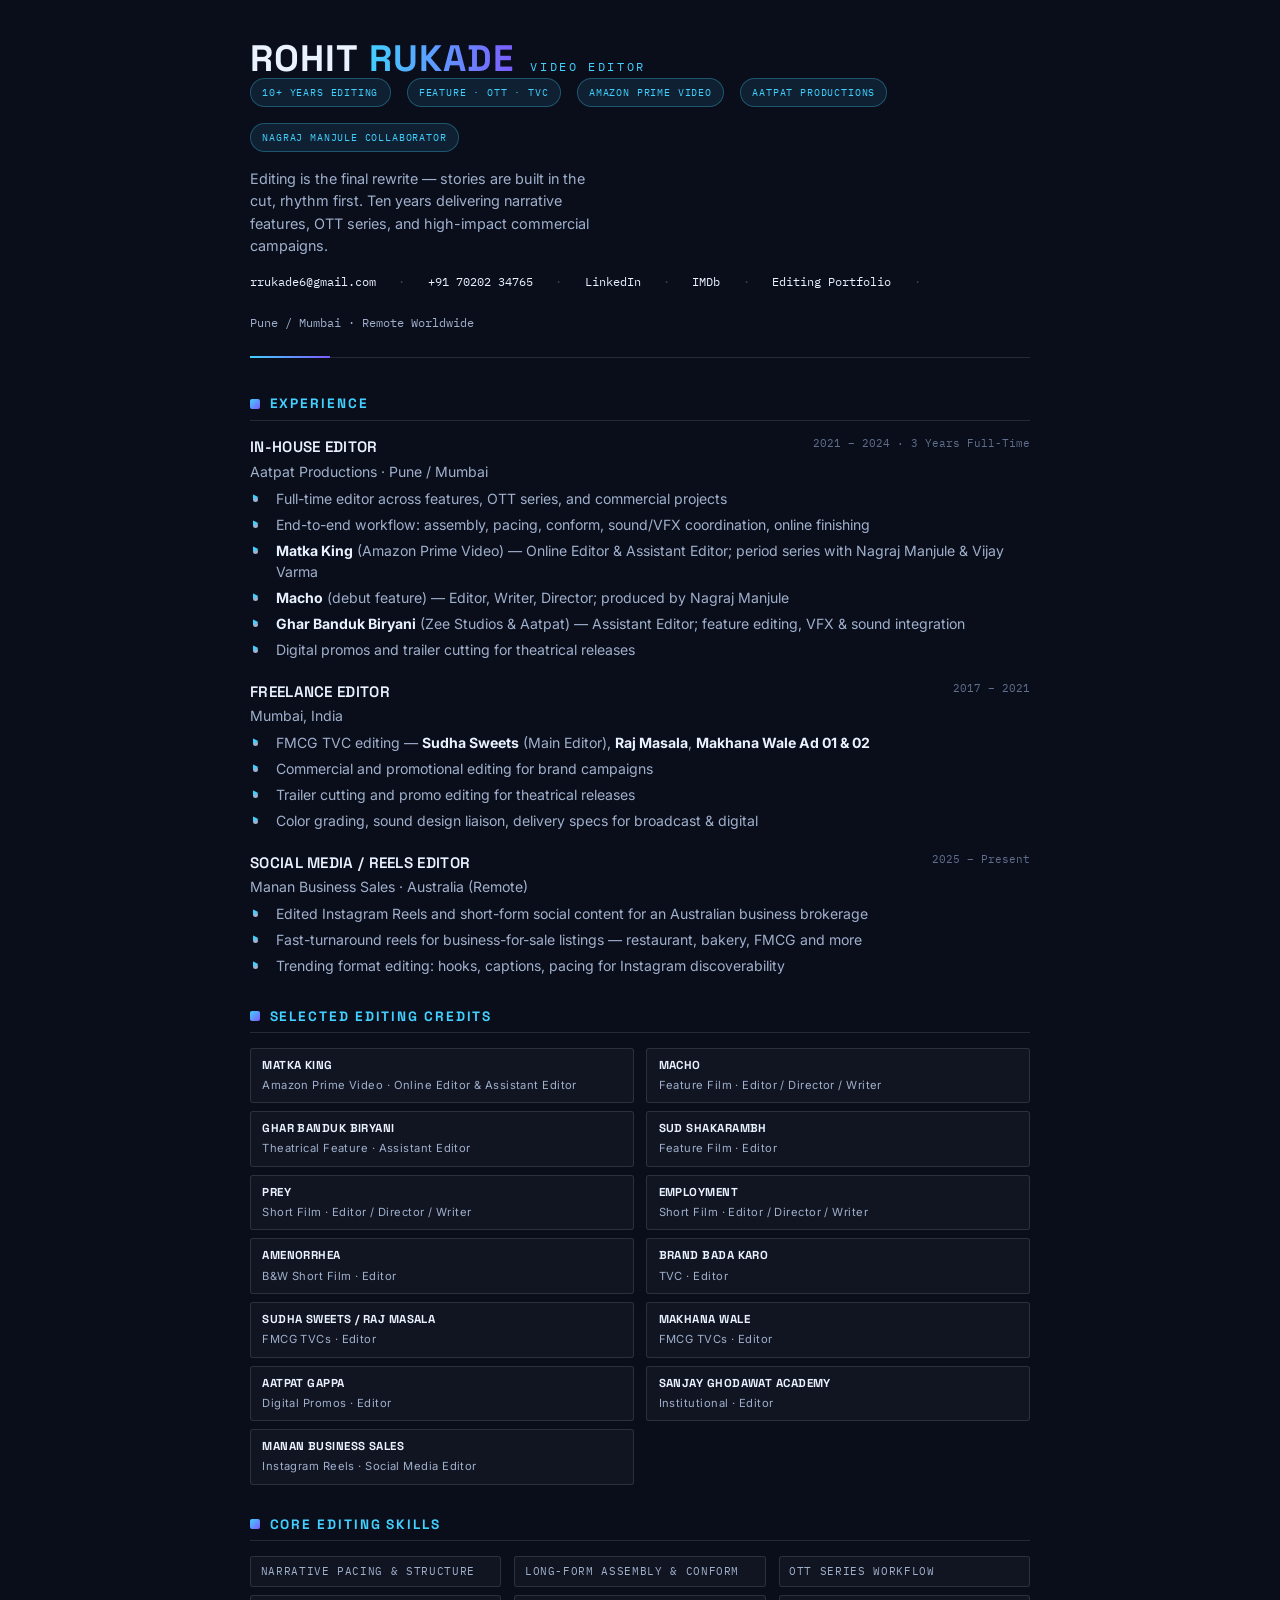
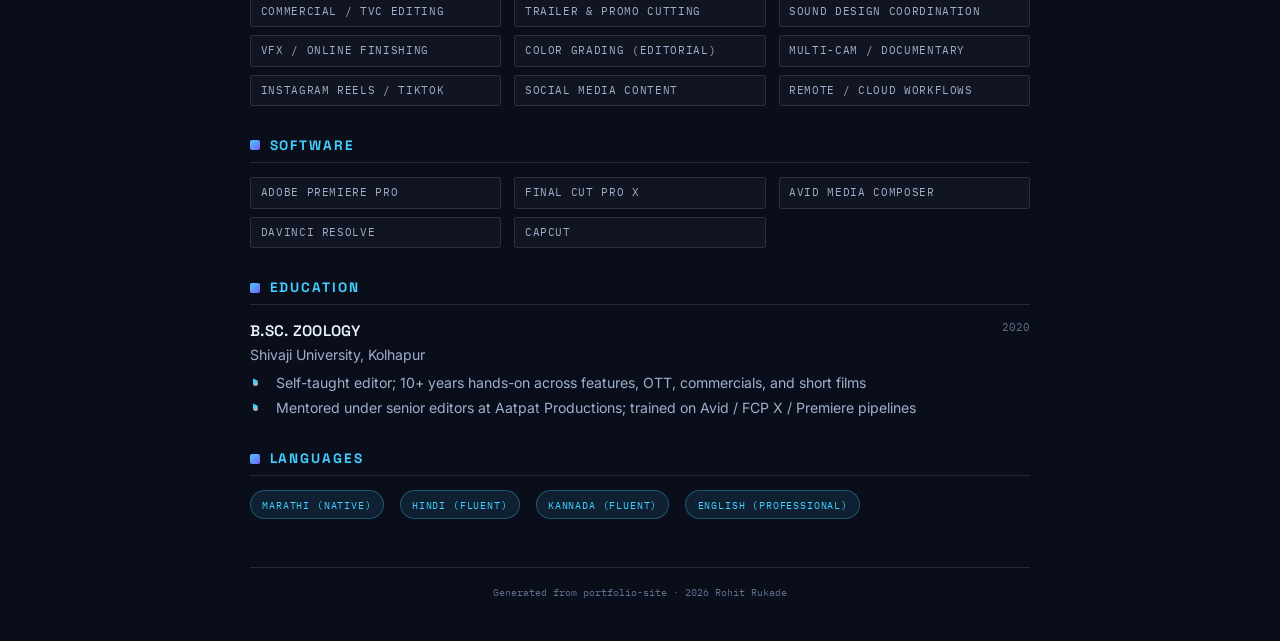
<file: editing-resume.html>
<!doctype html>
<html lang="en">
<head>
  <meta charset="utf-8">
  <meta name="viewport" content="width=device-width, initial-scale=1">
  <title>Rohit Rukade — Video Editor Resume</title>
  <link rel="preconnect" href="https://fonts.googleapis.com">
  <link rel="preconnect" href="https://fonts.gstatic.com" crossorigin>
  <link href="https://fonts.googleapis.com/css2?family=Space+Grotesk:wght@300..700&family=Inter:wght@300;400;500;600&family=IBM+Plex+Mono:wght@400;500&display=swap" rel="stylesheet">
  <style>
    :root {
      --bg: #0a0d1a; --bg-card: #0f1422; --ink: #eaf2ff; --ink-dim: #9fb0cc; --ink-faint: #5f6f8c;
      --cyan: #42d0ff; --violet: #7c5cff; --line: rgba(234,242,255,.12); --line-strong: rgba(234,242,255,.22);
      --head: "Space Grotesk", sans-serif; --sans: "Inter", sans-serif; --mono: "IBM Plex Mono", monospace;
    }
    @media print { body { background: #fff; color: #111; } .no-print { display: none; } a { text-decoration: none; color: inherit; } }
    * { box-sizing: border-box; margin: 0; padding: 0; }
    body { font-family: var(--sans); background: var(--bg); color: var(--ink); font-size: 10.5pt; line-height: 1.55; padding: 2.5rem; max-width: 860px; margin: 0 auto; }
    header { margin-bottom: 2.2rem; padding-bottom: 1.6rem; border-bottom: 1px solid var(--line); position: relative; }
    header::after { content: ""; position: absolute; bottom: -1px; left: 0; width: 80px; height: 2px; background: linear-gradient(90deg, var(--cyan), var(--violet)); }
    .name-row { display: flex; align-items: baseline; gap: 1rem; flex-wrap: wrap; }
    h1 { font-family: var(--head); font-weight: 700; text-transform: uppercase; font-size: 2.3rem; letter-spacing: .03em; line-height: 1.02; }
    h1 em { font-style: normal; background: linear-gradient(92deg, var(--cyan), var(--violet)); -webkit-background-clip: text; background-clip: text; color: transparent; }
    .title { font-family: var(--mono); font-size: .75rem; letter-spacing: .22em; text-transform: uppercase; color: var(--cyan); margin-top: .25rem; }
    .contact { display: flex; flex-wrap: wrap; gap: 1.4rem; margin-top: 1rem; font-family: var(--mono); font-size: .72rem; color: var(--ink-dim); }
    .contact a { color: var(--ink); text-decoration: none; transition: color .2s; }
    .contact a:hover { color: var(--cyan); }
    .contact .sep { color: var(--line-strong); }
    section { margin-bottom: 1.8rem; }
    h2 { font-family: var(--head); font-weight: 700; text-transform: uppercase; font-size: .85rem; letter-spacing: .14em; color: var(--cyan); margin-bottom: .9rem; padding-bottom: .35rem; border-bottom: 1px solid var(--line); display: flex; align-items: center; gap: .6rem; }
    h2::before { content: ""; width: 10px; height: 10px; border-radius: 2px; background: linear-gradient(135deg, var(--cyan), var(--violet)); }
    .role { display: flex; justify-content: space-between; gap: 1.5rem; margin-bottom: .35rem; flex-wrap: wrap; }
    .role h3 { font-family: var(--head); font-weight: 600; font-size: .95rem; text-transform: uppercase; letter-spacing: .02em; }
    .role .meta { font-family: var(--mono); font-size: .7rem; color: var(--ink-faint); text-align: right; white-space: nowrap; }
    .role .company { font-family: var(--sans); font-size: .88rem; color: var(--ink-dim); margin-top: .1rem; }
    ul.bullets { margin-left: 1.2rem; margin-top: .35rem; }
    ul.bullets li { font-size: .88rem; color: var(--ink-dim); margin-bottom: .25rem; line-height: 1.55; position: relative; padding-left: .4rem; }
    ul.bullets li::before { content: "▸"; position: absolute; left: -1rem; color: var(--cyan); font-size: .7rem; }
    ul.bullets li strong { color: var(--ink); }
    .skills-grid { display: grid; grid-template-columns: repeat(3, 1fr); gap: .5rem .8rem; }
    .skill { font-family: var(--mono); font-size: .68rem; letter-spacing: .06em; text-transform: uppercase; color: var(--ink-dim); background: rgba(234,242,255,.03); border: 1px solid var(--line); padding: .4rem .6rem; border-radius: 3px; transition: border-color .2s, color .2s; }
    .skill:hover { border-color: var(--cyan); color: var(--cyan); }
    .projects { display: grid; grid-template-columns: 1fr 1fr; gap: .5rem .8rem; }
    .project { font-family: var(--mono); font-size: .7rem; letter-spacing: .04em; color: var(--ink-faint); background: rgba(234,242,255,.03); border: 1px solid var(--line); padding: .5rem .7rem; border-radius: 3px; transition: border-color .2s; }
    .project:hover { border-color: var(--cyan); }
    .project strong { font-family: var(--head); text-transform: uppercase; color: var(--ink); display: block; margin-bottom: .15rem; font-size: .72rem; }
    .project span { font-family: var(--sans); font-size: .7rem; color: var(--ink-dim); }
    .highlight-row { display: flex; gap: 1rem; flex-wrap: wrap; margin-bottom: 1rem; }
    .pill { font-family: var(--mono); font-size: .65rem; letter-spacing: .08em; text-transform: uppercase; color: var(--cyan); background: rgba(66,208,255,.1); border: 1px solid rgba(66,208,255,.3); padding: .35rem .7rem; border-radius: 99px; }
    @media print {
      body { padding: 1.5rem; font-size: 10pt; }
      h1 { font-size: 2rem; }
      section { break-inside: avoid; }
      .skill, .project { border-color: #ccc; background: #fafafa; color: #333; }
      .pill { border-color: #999; background: #f0f0f0; color: #333; }
    }
    @media (max-width: 600px) {
      .skills-grid, .projects { grid-template-columns: 1fr; }
      .role { flex-direction: column; gap: .2rem; }
      .role .meta { text-align: left; }
    }
  </style>
</head>
<body>
  <header>
    <div class="name-row">
      <h1>ROHIT <em>RUKADE</em></h1>
      <span class="title">Video Editor</span>
    </div>
    <div class="highlight-row">
      <span class="pill">10+ Years Editing</span>
      <span class="pill">Feature · OTT · TVC</span>
      <span class="pill">Amazon Prime Video</span>
      <span class="pill">Aatpat Productions</span>
      <span class="pill">Nagraj Manjule Collaborator</span>
    </div>
    <p style="margin-top:.7rem; color:var(--ink-dim); font-size:.9rem; max-width: 40ch;">Editing is the final rewrite — stories are built in the cut, rhythm first. Ten years delivering narrative features, OTT series, and high-impact commercial campaigns.</p>
    <div class="contact">
      <a href="mailto:rrukade6@gmail.com">rrukade6@gmail.com</a>
      <span class="sep">·</span>
      <a href="tel:+917020234765">+91 70202 34765</a>
      <span class="sep">·</span>
      <a href="https://www.linkedin.com/in/rohit-rukade-925a28328/" target="_blank">LinkedIn</a>
      <span class="sep">·</span>
      <a href="https://www.imdb.com/name/nm10464795/" target="_blank">IMDb</a>
      <span class="sep">·</span>
      <a href="https://rrukade6.github.io/portfolio-site/editing.html" target="_blank">Editing Portfolio</a>
      <span class="sep">·</span>
      <span>Pune / Mumbai · Remote Worldwide</span>
    </div>
  </header>

  <section>
    <h2>Experience</h2>

    <div class="role">
      <div>
        <h3>In-House Editor</h3>
        <div class="company">Aatpat Productions · Pune / Mumbai</div>
      </div>
      <div class="meta">2021 – 2024 · 3 Years Full-Time</div>
    </div>
    <ul class="bullets">
      <li>Full-time editor across features, OTT series, and commercial projects</li>
      <li>End-to-end workflow: assembly, pacing, conform, sound/VFX coordination, online finishing</li>
      <li><strong>Matka King</strong> (Amazon Prime Video) — Online Editor &amp; Assistant Editor; period series with Nagraj Manjule &amp; Vijay Varma</li>
      <li><strong>Macho</strong> (debut feature) — Editor, Writer, Director; produced by Nagraj Manjule</li>
      <li><strong>Ghar Banduk Biryani</strong> (Zee Studios &amp; Aatpat) — Assistant Editor; feature editing, VFX &amp; sound integration</li>
      <li>Digital promos and trailer cutting for theatrical releases</li>
    </ul>

    <div class="role" style="margin-top: 1.2rem;">
      <div>
        <h3>Freelance Editor</h3>
        <div class="company">Mumbai, India</div>
      </div>
      <div class="meta">2017 – 2021</div>
    </div>
    <ul class="bullets">
      <li>FMCG TVC editing — <strong>Sudha Sweets</strong> (Main Editor), <strong>Raj Masala</strong>, <strong>Makhana Wale Ad 01 &amp; 02</strong></li>
      <li>Commercial and promotional editing for brand campaigns</li>
      <li>Trailer cutting and promo editing for theatrical releases</li>
      <li>Color grading, sound design liaison, delivery specs for broadcast &amp; digital</li>
    </ul>

    <div class="role" style="margin-top: 1.2rem;">
      <div>
        <h3>Social Media / Reels Editor</h3>
        <div class="company">Manan Business Sales · Australia (Remote)</div>
      </div>
      <div class="meta">2025 – Present</div>
    </div>
    <ul class="bullets">
      <li>Edited Instagram Reels and short-form social content for an Australian business brokerage</li>
      <li>Fast-turnaround reels for business-for-sale listings — restaurant, bakery, FMCG and more</li>
      <li>Trending format editing: hooks, captions, pacing for Instagram discoverability</li>
    </ul>
  </section>

  <section>
    <h2>Selected Editing Credits</h2>
    <div class="projects">
      <div class="project"><strong>Matka King</strong><span>Amazon Prime Video · Online Editor &amp; Assistant Editor</span></div>
      <div class="project"><strong>Macho</strong><span>Feature Film · Editor / Director / Writer</span></div>
      <div class="project"><strong>Ghar Banduk Biryani</strong><span>Theatrical Feature · Assistant Editor</span></div>
      <div class="project"><strong>Sud Shakarambh</strong><span>Feature Film · Editor</span></div>
      <div class="project"><strong>Prey</strong><span>Short Film · Editor / Director / Writer</span></div>
      <div class="project"><strong>Employment</strong><span>Short Film · Editor / Director / Writer</span></div>
      <div class="project"><strong>Amenorrhea</strong><span>B&W Short Film · Editor</span></div>
      <div class="project"><strong>Brand Bada Karo</strong><span>TVC · Editor</span></div>
      <div class="project"><strong>Sudha Sweets / Raj Masala</strong><span>FMCG TVCs · Editor</span></div>
      <div class="project"><strong>Makhana Wale</strong><span>FMCG TVCs · Editor</span></div>
      <div class="project"><strong>Aatpat Gappa</strong><span>Digital Promos · Editor</span></div>
      <div class="project"><strong>Sanjay Ghodawat Academy</strong><span>Institutional · Editor</span></div>
      <div class="project"><strong>Manan Business Sales</strong><span>Instagram Reels · Social Media Editor</span></div>
    </div>
  </section>

  <section>
    <h2>Core Editing Skills</h2>
    <div class="skills-grid">
      <div class="skill">Narrative Pacing &amp; Structure</div>
      <div class="skill">Long-Form Assembly &amp; Conform</div>
      <div class="skill">OTT Series Workflow</div>
      <div class="skill">Commercial / TVC Editing</div>
      <div class="skill">Trailer &amp; Promo Cutting</div>
      <div class="skill">Sound Design Coordination</div>
      <div class="skill">VFX / Online Finishing</div>
      <div class="skill">Color Grading (Editorial)</div>
      <div class="skill">Multi-Cam / Documentary</div>
      <div class="skill">Instagram Reels / TikTok</div>
      <div class="skill">Social Media Content</div>
      <div class="skill">Remote / Cloud Workflows</div>
    </div>
  </section>

  <section>
    <h2>Software</h2>
    <div class="skills-grid">
      <div class="skill">Adobe Premiere Pro</div>
      <div class="skill">Final Cut Pro X</div>
      <div class="skill">Avid Media Composer</div>
      <div class="skill">DaVinci Resolve</div>
      <div class="skill">CapCut</div>
    </div>
  </section>

  <section>
    <h2>Education</h2>
    <div class="role">
      <div>
        <h3>B.Sc. Zoology</h3>
        <div class="company">Shivaji University, Kolhapur</div>
      </div>
      <div class="meta">2020</div>
    </div>
    <ul class="bullets">
      <li>Self-taught editor; 10+ years hands-on across features, OTT, commercials, and short films</li>
      <li>Mentored under senior editors at Aatpat Productions; trained on Avid / FCP X / Premiere pipelines</li>
    </ul>
  </section>

  <section>
    <h2>Languages</h2>
    <div class="highlight-row">
      <span class="pill">Marathi (Native)</span>
      <span class="pill">Hindi (Fluent)</span>
      <span class="pill">Kannada (Fluent)</span>
      <span class="pill">English (Professional)</span>
    </div>
  </section>

  <div class="no-print" style="margin-top:3rem; padding-top:1rem; border-top:1px solid var(--line); font-family:var(--mono); font-size:.65rem; color:var(--ink-faint); text-align:center;">
    Generated from portfolio-site · <span id="yr"></span> Rohit Rukade
    <script>document.getElementById('yr').textContent=new Date().getFullYear()</script>
  </div>
</body>
</html>
</file>
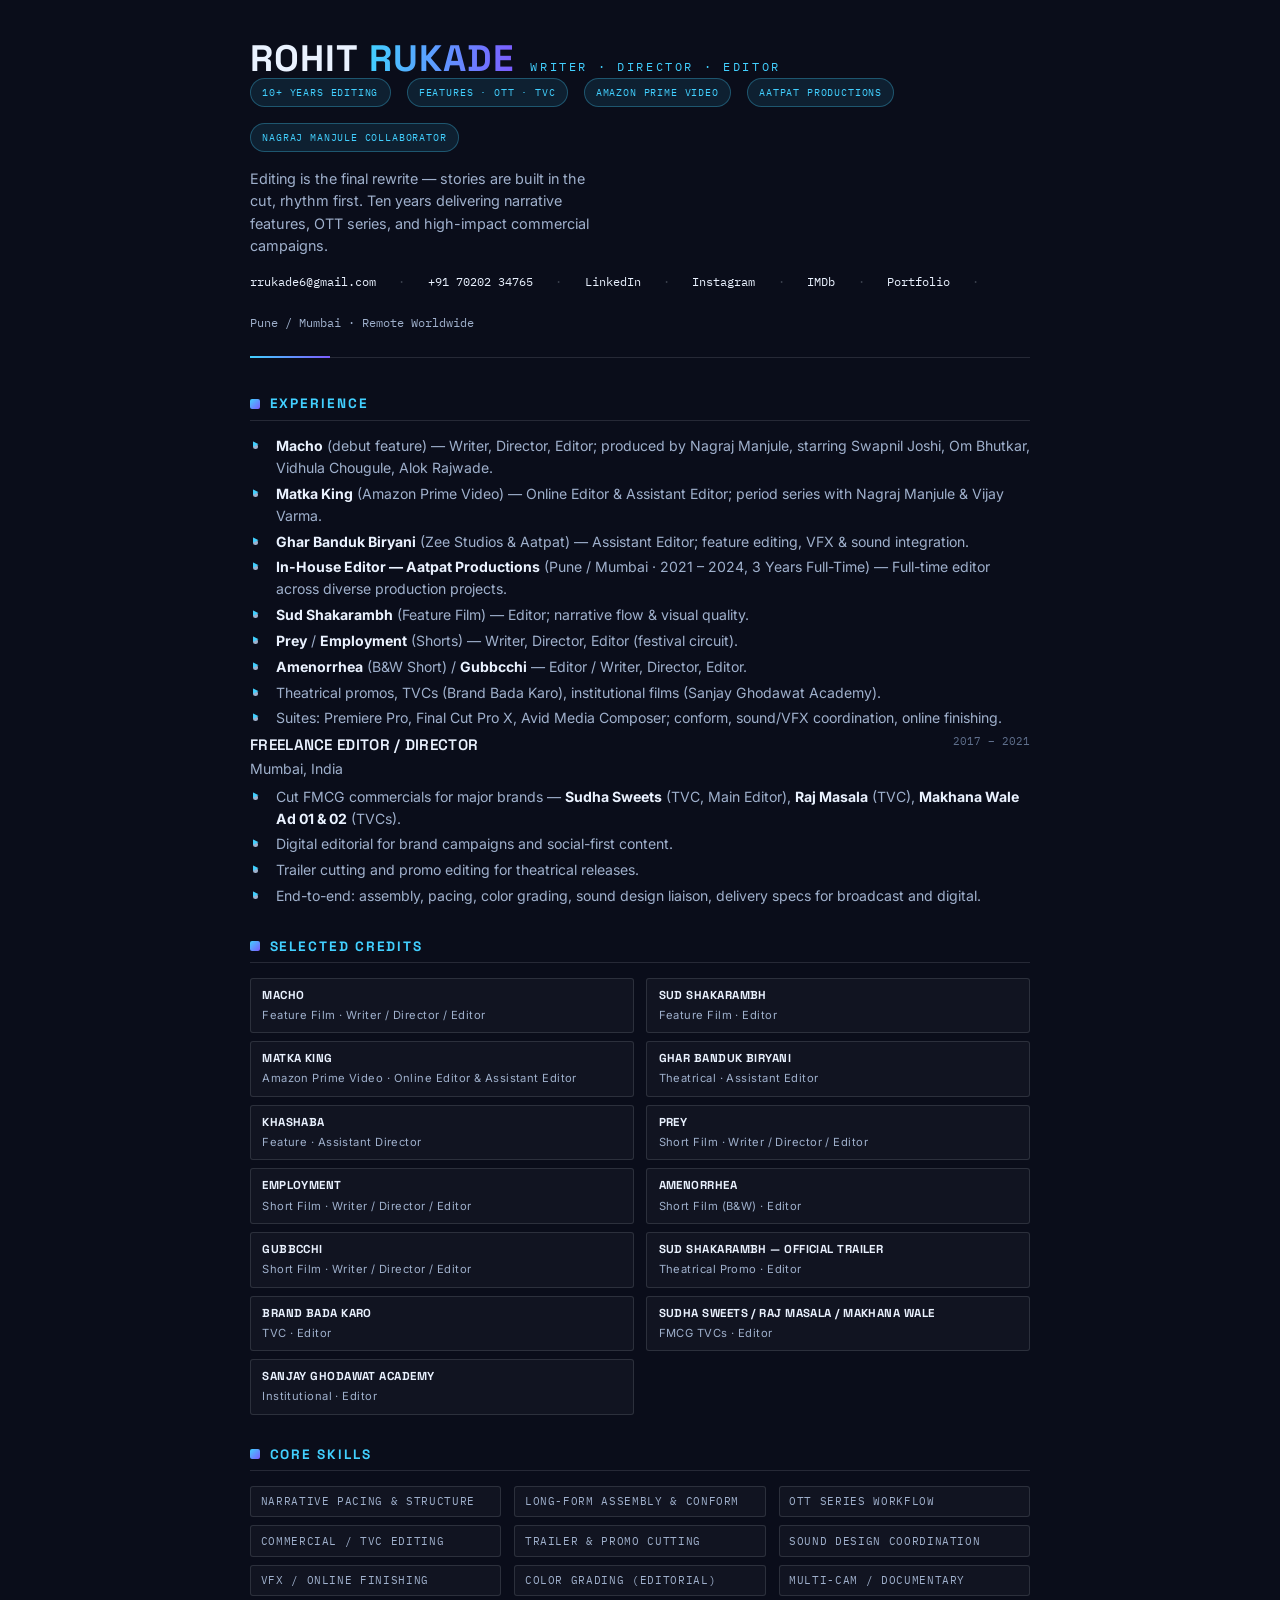
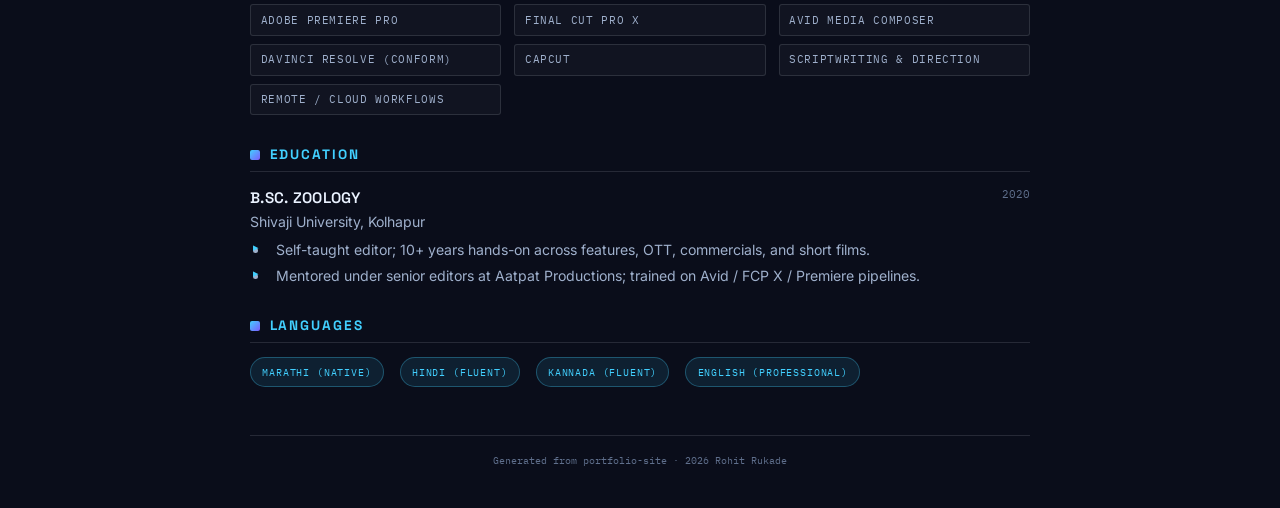
<file: resume.html>
<!doctype html>
<html lang="en">
<head>
  <meta charset="utf-8">
  <meta name="viewport" content="width=device-width, initial-scale=1">
  <title>Rohit Rukade — Resume</title>
  <link rel="preconnect" href="https://fonts.googleapis.com">
  <link rel="preconnect" href="https://fonts.gstatic.com" crossorigin>
  <link href="https://fonts.googleapis.com/css2?family=Space+Grotesk:wght@300..700&family=Inter:wght@300;400;500;600&family=IBM+Plex+Mono:wght@400;500&display=swap" rel="stylesheet">
  <style>
    :root {
      --bg: #0a0d1a; --bg-card: #0f1422; --ink: #eaf2ff; --ink-dim: #9fb0cc; --ink-faint: #5f6f8c;
      --cyan: #42d0ff; --violet: #7c5cff; --line: rgba(234,242,255,.12); --line-strong: rgba(234,242,255,.22);
      --head: "Space Grotesk", sans-serif; --sans: "Inter", sans-serif; --mono: "IBM Plex Mono", monospace;
    }
    @media print { body { background: #fff; color: #111; } .no-print { display: none; } a { text-decoration: none; color: inherit; } }
    * { box-sizing: border-box; margin: 0; padding: 0; }
    body { font-family: var(--sans); background: var(--bg); color: var(--ink); font-size: 10.5pt; line-height: 1.55; padding: 2.5rem; max-width: 860px; margin: 0 auto; }
    header { margin-bottom: 2.2rem; padding-bottom: 1.6rem; border-bottom: 1px solid var(--line); position: relative; }
    header::after { content: ""; position: absolute; bottom: -1px; left: 0; width: 80px; height: 2px; background: linear-gradient(90deg, var(--cyan), var(--violet)); }
    .name-row { display: flex; align-items: baseline; gap: 1rem; flex-wrap: wrap; }
    h1 { font-family: var(--head); font-weight: 700; text-transform: uppercase; font-size: 2.3rem; letter-spacing: .03em; line-height: 1.02; }
    h1 em { font-style: normal; background: linear-gradient(92deg, var(--cyan), var(--violet)); -webkit-background-clip: text; background-clip: text; color: transparent; }
    .title { font-family: var(--mono); font-size: .75rem; letter-spacing: .22em; text-transform: uppercase; color: var(--cyan); margin-top: .25rem; }
    .contact { display: flex; flex-wrap: wrap; gap: 1.4rem; margin-top: 1rem; font-family: var(--mono); font-size: .72rem; color: var(--ink-dim); }
    .contact a { color: var(--ink); text-decoration: none; transition: color .2s; }
    .contact a:hover { color: var(--cyan); }
    .contact .sep { color: var(--line-strong); }
    section { margin-bottom: 1.8rem; }
    h2 { font-family: var(--head); font-weight: 700; text-transform: uppercase; font-size: .85rem; letter-spacing: .14em; color: var(--cyan); margin-bottom: .9rem; padding-bottom: .35rem; border-bottom: 1px solid var(--line); display: flex; align-items: center; gap: .6rem; }
    h2::before { content: ""; width: 10px; height: 10px; border-radius: 2px; background: linear-gradient(135deg, var(--cyan), var(--violet)); }
    .role { display: flex; justify-content: space-between; gap: 1.5rem; margin-bottom: .35rem; flex-wrap: wrap; }
    .role h3 { font-family: var(--head); font-weight: 600; font-size: .95rem; text-transform: uppercase; letter-spacing: .02em; }
    .role .meta { font-family: var(--mono); font-size: .7rem; color: var(--ink-faint); text-align: right; white-space: nowrap; }
    .role .company { font-family: var(--sans); font-size: .88rem; color: var(--ink-dim); margin-top: .1rem; }
    ul.bullets { margin-left: 1.2rem; margin-top: .35rem; }
    ul.bullets li { font-size: .88rem; color: var(--ink-dim); margin-bottom: .25rem; line-height: 1.55; position: relative; padding-left: .4rem; }
    ul.bullets li::before { content: "▸"; position: absolute; left: -1rem; color: var(--cyan); font-size: .7rem; }
    ul.bullets li strong { color: var(--ink); }
    .skills-grid { display: grid; grid-template-columns: repeat(3, 1fr); gap: .5rem .8rem; }
    .skill { font-family: var(--mono); font-size: .68rem; letter-spacing: .06em; text-transform: uppercase; color: var(--ink-dim); background: rgba(234,242,255,.03); border: 1px solid var(--line); padding: .4rem .6rem; border-radius: 3px; transition: border-color .2s, color .2s; }
    .skill:hover { border-color: var(--cyan); color: var(--cyan); }
    .projects { display: grid; grid-template-columns: 1fr 1fr; gap: .5rem .8rem; }
    .project { font-family: var(--mono); font-size: .7rem; letter-spacing: .04em; color: var(--ink-faint); background: rgba(234,242,255,.03); border: 1px solid var(--line); padding: .5rem .7rem; border-radius: 3px; transition: border-color .2s; }
    .project:hover { border-color: var(--cyan); }
    .project strong { font-family: var(--head); text-transform: uppercase; color: var(--ink); display: block; margin-bottom: .15rem; font-size: .72rem; }
    .project span { font-family: var(--sans); font-size: .7rem; color: var(--ink-dim); }
    .highlight-row { display: flex; gap: 1rem; flex-wrap: wrap; margin-bottom: 1rem; }
    .pill { font-family: var(--mono); font-size: .65rem; letter-spacing: .08em; text-transform: uppercase; color: var(--cyan); background: rgba(66,208,255,.1); border: 1px solid rgba(66,208,255,.3); padding: .35rem .7rem; border-radius: 99px; }
    @media print {
      body { padding: 1.5rem; font-size: 10pt; }
      h1 { font-size: 2rem; }
      section { break-inside: avoid; }
      .skill, .project { border-color: #ccc; background: #fafafa; color: #333; }
      .pill { border-color: #999; background: #f0f0f0; color: #333; }
    }
    @media (max-width: 600px) {
      .skills-grid, .projects { grid-template-columns: 1fr; }
      .role { flex-direction: column; gap: .2rem; }
      .role .meta { text-align: left; }
    }
  </style>
</head>
<body>
  <header>
    <div class="name-row">
      <h1>ROHIT <em>RUKADE</em></h1>
      <span class="title">Writer · Director · Editor</span>
    </div>
    <div class="highlight-row">
      <span class="pill">10+ Years Editing</span>
      <span class="pill">Features · OTT · TVC</span>
      <span class="pill">Amazon Prime Video</span>
      <span class="pill">Aatpat Productions</span>
      <span class="pill">Nagraj Manjule Collaborator</span>
    </div>
    <p style="margin-top:.7rem; color:var(--ink-dim); font-size:.9rem; max-width: 40ch;">Editing is the final rewrite — stories are built in the cut, rhythm first. Ten years delivering narrative features, OTT series, and high-impact commercial campaigns.</p>
    <div class="contact">
      <a href="mailto:rrukade6@gmail.com">rrukade6@gmail.com</a>
      <span class="sep">·</span>
      <a href="tel:+917020234765">+91 70202 34765</a>
      <span class="sep">·</span>
      <a href="https://www.linkedin.com/in/rohit-rukade-925a28328/" target="_blank">LinkedIn</a>
      <span class="sep">·</span>
      <a href="https://www.instagram.com/rukaderohit/" target="_blank">Instagram</a>
      <span class="sep">·</span>
      <a href="https://www.imdb.com/name/nm10464795/" target="_blank">IMDb</a>
      <span class="sep">·</span>
      <a href="https://rrukade6.github.io/portfolio-site/" target="_blank">Portfolio</a>
      <span class="sep">·</span>
      <span>Pune / Mumbai · Remote Worldwide</span>
    </div>
  </header>

  <section>
    <h2>Experience</h2>

    <ul class="bullets">
      <li><strong>Macho</strong> (debut feature) — Writer, Director, Editor; produced by Nagraj Manjule, starring Swapnil Joshi, Om Bhutkar, Vidhula Chougule, Alok Rajwade.</li>
      <li><strong>Matka King</strong> (Amazon Prime Video) — Online Editor & Assistant Editor; period series with Nagraj Manjule & Vijay Varma.</li>
      <li><strong>Ghar Banduk Biryani</strong> (Zee Studios & Aatpat) — Assistant Editor; feature editing, VFX & sound integration.</li>
      <li><strong>In-House Editor — Aatpat Productions</strong> (Pune / Mumbai · 2021 – 2024, 3 Years Full-Time) — Full-time editor across diverse production projects.</li>
      <li><strong>Sud Shakarambh</strong> (Feature Film) — Editor; narrative flow & visual quality.</li>
      <li><strong>Prey</strong> / <strong>Employment</strong> (Shorts) — Writer, Director, Editor (festival circuit).</li>
      <li><strong>Amenorrhea</strong> (B&W Short) / <strong>Gubbcchi</strong> — Editor / Writer, Director, Editor.</li>
      <li>Theatrical promos, TVCs (Brand Bada Karo), institutional films (Sanjay Ghodawat Academy).</li>
      <li>Suites: Premiere Pro, Final Cut Pro X, Avid Media Composer; conform, sound/VFX coordination, online finishing.</li>
    </ul>

    <div class="role">
      <div>
        <h3>Freelance Editor / Director</h3>
        <div class="company">Mumbai, India</div>
      </div>
      <div class="meta">2017 – 2021</div>
    </div>
    <ul class="bullets">
      <li>Cut FMCG commercials for major brands — <strong>Sudha Sweets</strong> (TVC, Main Editor), <strong>Raj Masala</strong> (TVC), <strong>Makhana Wale Ad 01 & 02</strong> (TVCs).</li>
      <li>Digital editorial for brand campaigns and social-first content.</li>
      <li>Trailer cutting and promo editing for theatrical releases.</li>
      <li>End-to-end: assembly, pacing, color grading, sound design liaison, delivery specs for broadcast and digital.</li>
    </ul>

  </section>

  <section>
    <h2>Selected Credits</h2>
    <div class="projects">
      <div class="project"><strong>Macho</strong><span>Feature Film · Writer / Director / Editor</span></div>
      <div class="project"><strong>Sud Shakarambh</strong><span>Feature Film · Editor</span></div>
      <div class="project"><strong>Matka King</strong><span>Amazon Prime Video · Online Editor &amp; Assistant Editor</span></div>
      <div class="project"><strong>Ghar Banduk Biryani</strong><span>Theatrical · Assistant Editor</span></div>
      <div class="project"><strong>Khashaba</strong><span>Feature · Assistant Director</span></div>
      <div class="project"><strong>Prey</strong><span>Short Film · Writer / Director / Editor</span></div>
      <div class="project"><strong>Employment</strong><span>Short Film · Writer / Director / Editor</span></div>
      <div class="project"><strong>Amenorrhea</strong><span>Short Film (B&W) · Editor</span></div>
      <div class="project"><strong>Gubbcchi</strong><span>Short Film · Writer / Director / Editor</span></div>
      <div class="project"><strong>Sud Shakarambh — Official Trailer</strong><span>Theatrical Promo · Editor</span></div>
      <div class="project"><strong>Brand Bada Karo</strong><span>TVC · Editor</span></div>
      <div class="project"><strong>Sudha Sweets / Raj Masala / Makhana Wale</strong><span>FMCG TVCs · Editor</span></div>
      <div class="project"><strong>Sanjay Ghodawat Academy</strong><span>Institutional · Editor</span></div>
    </div>
  </section>

  <section>
    <h2>Core Skills</h2>
    <div class="skills-grid">
      <div class="skill">Narrative Pacing & Structure</div>
      <div class="skill">Long-Form Assembly & Conform</div>
      <div class="skill">OTT Series Workflow</div>
      <div class="skill">Commercial / TVC Editing</div>
      <div class="skill">Trailer & Promo Cutting</div>
      <div class="skill">Sound Design Coordination</div>
      <div class="skill">VFX / Online Finishing</div>
      <div class="skill">Color Grading (Editorial)</div>
      <div class="skill">Multi-Cam / Documentary</div>
      <div class="skill">Adobe Premiere Pro</div>
      <div class="skill">Final Cut Pro X</div>
      <div class="skill">Avid Media Composer</div>
      <div class="skill">DaVinci Resolve (Conform)</div>
      <div class="skill">CapCut</div>
      <div class="skill">Scriptwriting & Direction</div>
      <div class="skill">Remote / Cloud Workflows</div>
    </div>
  </section>

  <section>
    <h2>Education</h2>
    <div class="role">
      <div>
        <h3>B.Sc. Zoology</h3>
        <div class="company">Shivaji University, Kolhapur</div>
      </div>
      <div class="meta">2020</div>
    </div>
    <ul class="bullets">
      <li>Self-taught editor; 10+ years hands-on across features, OTT, commercials, and short films.</li>
      <li>Mentored under senior editors at Aatpat Productions; trained on Avid / FCP X / Premiere pipelines.</li>
    </ul>
  </section>

  <section>
    <h2>Languages</h2>
    <div class="highlight-row">
      <span class="pill">Marathi (Native)</span>
      <span class="pill">Hindi (Fluent)</span>
      <span class="pill">Kannada (Fluent)</span>
      <span class="pill">English (Professional)</span>
    </div>
  </section>

  <div class="no-print" style="margin-top:3rem; padding-top:1rem; border-top:1px solid var(--line); font-family:var(--mono); font-size:.65rem; color:var(--ink-faint); text-align:center;">
    Generated from portfolio-site · <span id="yr"></span> Rohit Rukade
    <script>document.getElementById('yr').textContent=new Date().getFullYear()</script>
  </div>
</body>
</html>
</file>
